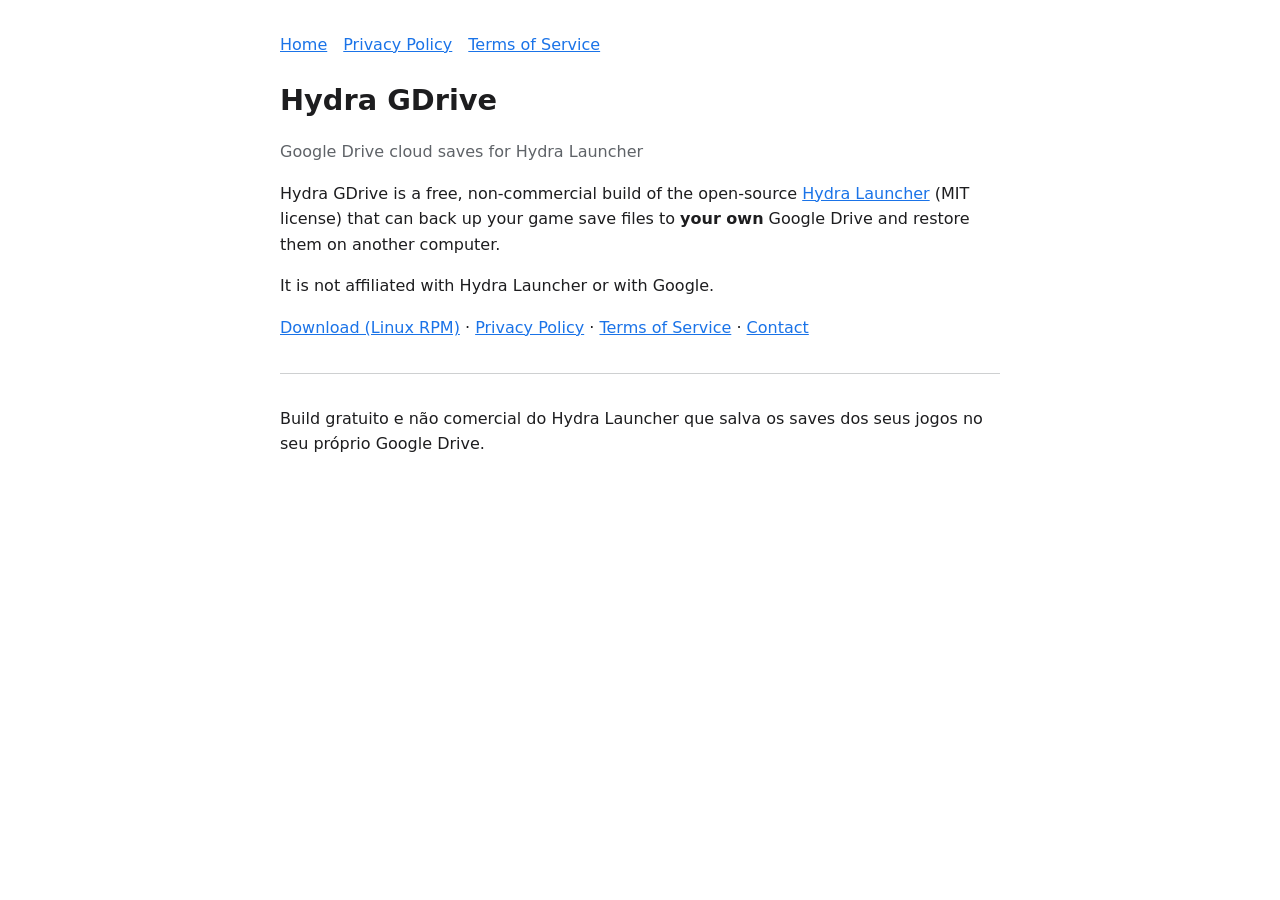
<file: index.html>
<!doctype html><html lang="en"><head><meta charset="utf-8"><meta name="viewport" content="width=device-width,initial-scale=1"><title>Hydra GDrive</title><link rel="stylesheet" href="style.css"></head><body><nav><a href="./">Home</a><a href="privacy.html">Privacy Policy</a><a href="terms.html">Terms of Service</a></nav>
<h1>Hydra GDrive</h1><p class="muted">Google Drive cloud saves for Hydra Launcher</p>
<p>Hydra GDrive is a free, non-commercial build of the open-source <a href="https://github.com/hydralauncher/hydra">Hydra Launcher</a> (MIT license) that can back up your game save files to <strong>your own</strong> Google Drive and restore them on another computer.</p>
<p>It is not affiliated with Hydra Launcher or with Google.</p>
<p><a href="https://github.com/projectfb107-hc/hydracloud-gdrive/releases/latest">Download (Linux RPM)</a> · <a href="privacy.html">Privacy Policy</a> · <a href="terms.html">Terms of Service</a> · <a href="https://github.com/projectfb107-hc/hydracloud-gdrive/issues">Contact</a></p>
<hr><p lang="pt-BR">Build gratuito e não comercial do Hydra Launcher que salva os saves dos seus jogos no seu próprio Google Drive.</p>
</body></html>
</file>
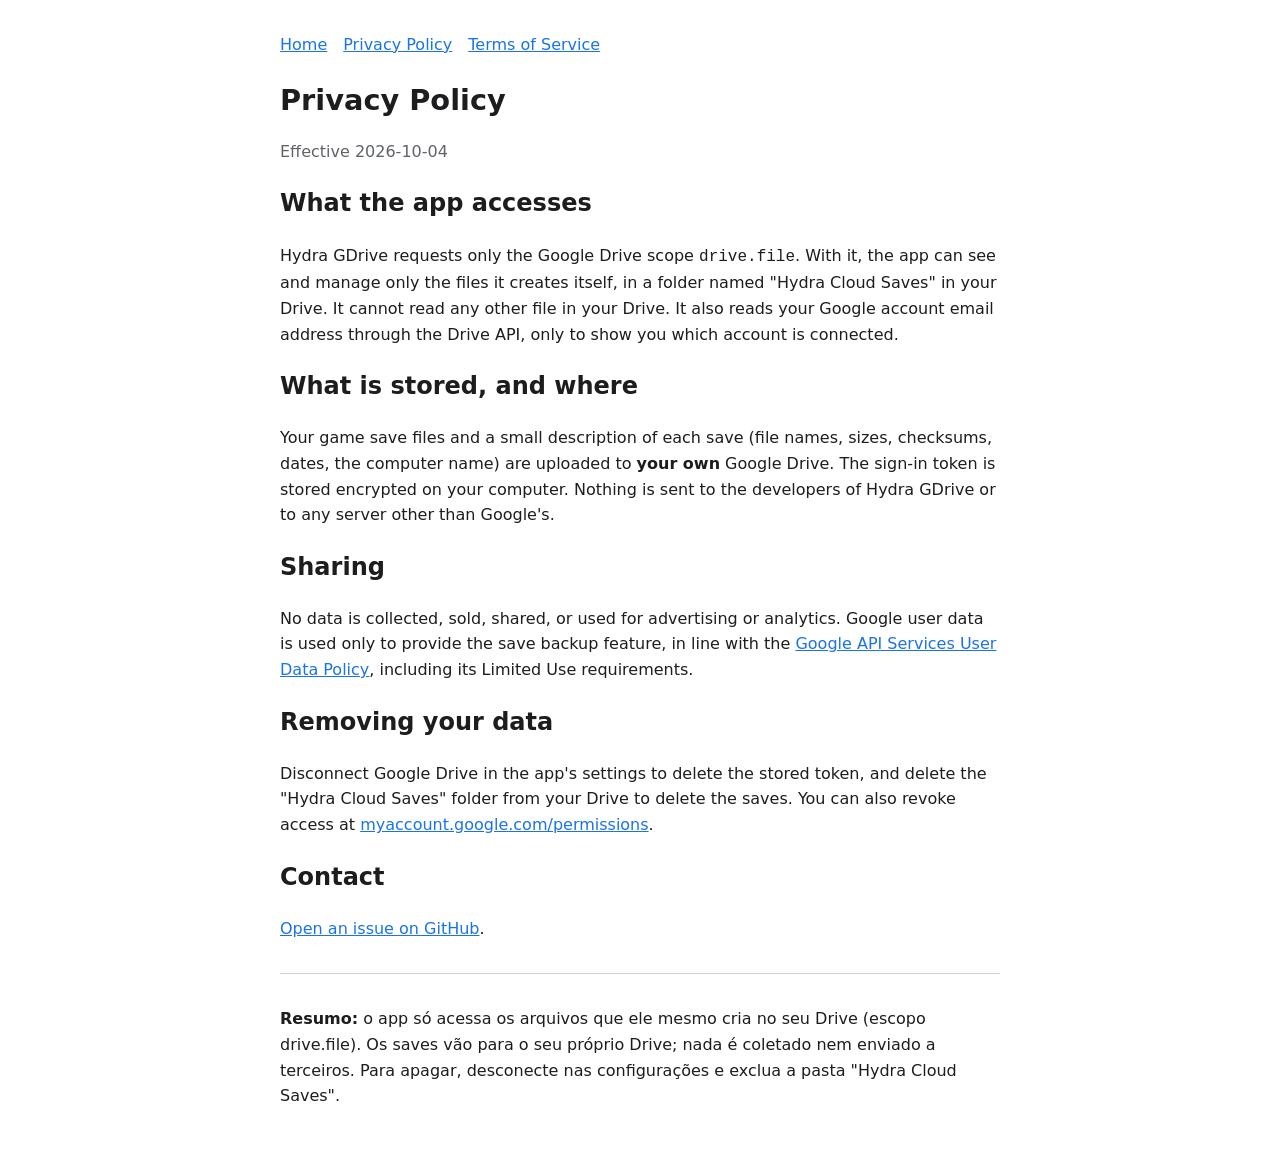
<file: privacy.html>
<!doctype html><html lang="en"><head><meta charset="utf-8"><meta name="viewport" content="width=device-width,initial-scale=1"><title>Privacy Policy — Hydra GDrive</title><link rel="stylesheet" href="style.css"></head><body><nav><a href="./">Home</a><a href="privacy.html">Privacy Policy</a><a href="terms.html">Terms of Service</a></nav>
<h1>Privacy Policy</h1><p class="muted">Effective 2026-10-04</p>
<h2>What the app accesses</h2><p>Hydra GDrive requests only the Google Drive scope <code>drive.file</code>. With it, the app can see and manage only the files it creates itself, in a folder named "Hydra Cloud Saves" in your Drive. It cannot read any other file in your Drive. It also reads your Google account email address through the Drive API, only to show you which account is connected.</p>
<h2>What is stored, and where</h2><p>Your game save files and a small description of each save (file names, sizes, checksums, dates, the computer name) are uploaded to <strong>your own</strong> Google Drive. The sign-in token is stored encrypted on your computer. Nothing is sent to the developers of Hydra GDrive or to any server other than Google's.</p>
<h2>Sharing</h2><p>No data is collected, sold, shared, or used for advertising or analytics. Google user data is used only to provide the save backup feature, in line with the <a href="https://developers.google.com/terms/api-services-user-data-policy">Google API Services User Data Policy</a>, including its Limited Use requirements.</p>
<h2>Removing your data</h2><p>Disconnect Google Drive in the app's settings to delete the stored token, and delete the "Hydra Cloud Saves" folder from your Drive to delete the saves. You can also revoke access at <a href="https://myaccount.google.com/permissions">myaccount.google.com/permissions</a>.</p>
<h2>Contact</h2><p><a href="https://github.com/projectfb107-hc/hydracloud-gdrive/issues">Open an issue on GitHub</a>.</p>
<hr><p lang="pt-BR"><strong>Resumo:</strong> o app só acessa os arquivos que ele mesmo cria no seu Drive (escopo drive.file). Os saves vão para o seu próprio Drive; nada é coletado nem enviado a terceiros. Para apagar, desconecte nas configurações e exclua a pasta "Hydra Cloud Saves".</p>
</body></html>
</file>
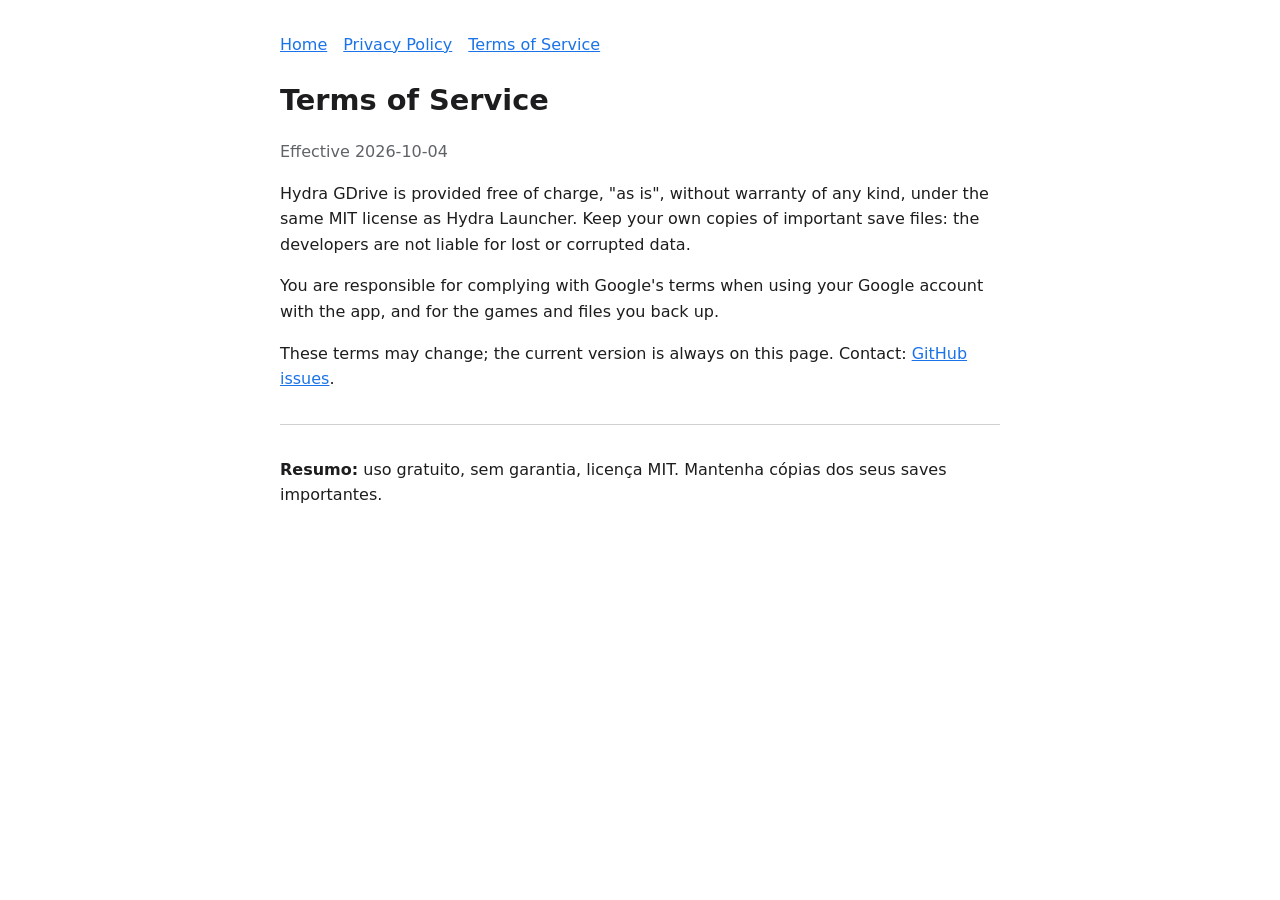
<file: terms.html>
<!doctype html><html lang="en"><head><meta charset="utf-8"><meta name="viewport" content="width=device-width,initial-scale=1"><title>Terms of Service — Hydra GDrive</title><link rel="stylesheet" href="style.css"></head><body><nav><a href="./">Home</a><a href="privacy.html">Privacy Policy</a><a href="terms.html">Terms of Service</a></nav>
<h1>Terms of Service</h1><p class="muted">Effective 2026-10-04</p>
<p>Hydra GDrive is provided free of charge, "as is", without warranty of any kind, under the same MIT license as Hydra Launcher. Keep your own copies of important save files: the developers are not liable for lost or corrupted data.</p>
<p>You are responsible for complying with Google's terms when using your Google account with the app, and for the games and files you back up.</p>
<p>These terms may change; the current version is always on this page. Contact: <a href="https://github.com/projectfb107-hc/hydracloud-gdrive/issues">GitHub issues</a>.</p>
<hr><p lang="pt-BR"><strong>Resumo:</strong> uso gratuito, sem garantia, licença MIT. Mantenha cópias dos seus saves importantes.</p>
</body></html>
</file>
<file: style.css>
:root{--bg:#fff;--fg:#1d1d1f;--muted:#5f6368;--link:#1a73e8}
@media (prefers-color-scheme:dark){:root{--bg:#121212;--fg:#e8eaed;--muted:#9aa0a6;--link:#8ab4f8}}
body{background:var(--bg);color:var(--fg);font:16px/1.6 system-ui,sans-serif;max-width:720px;margin:0 auto;padding:32px 16px}
a{color:var(--link)}h1{font-size:1.8rem;margin-bottom:.2rem}.muted{color:var(--muted)}nav a{margin-right:16px}hr{border:0;border-top:1px solid var(--muted);opacity:.3;margin:32px 0}
</file>
